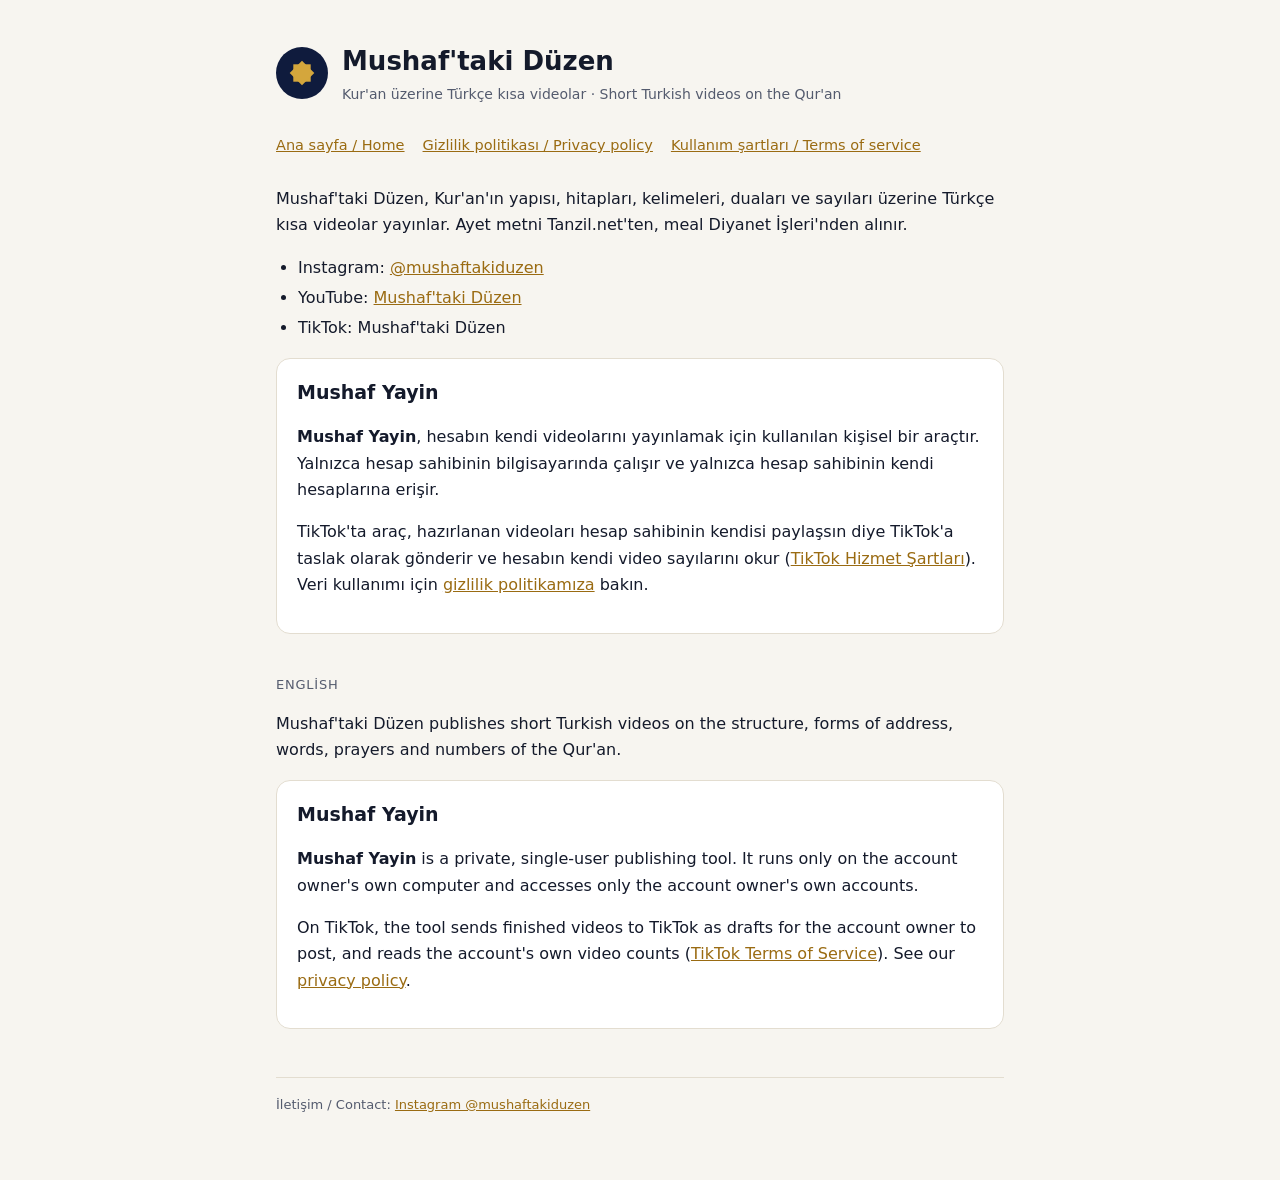
<file: index.html>
<!doctype html>
<html lang="tr">
<head>
<meta charset="utf-8">
<meta name="viewport" content="width=device-width,initial-scale=1">
<title>Mushaf'taki Düzen</title>
<meta name="description" content="Mushaf'taki Düzen: Kur'an'ın yapısı, kelimeleri ve duaları üzerine Türkçe kısa videolar. Mushaf Yayin aracı hakkında bilgi.">
<link rel="stylesheet" href="stil.css">
</head>
<body><main>
<header><div class="logo" aria-hidden="true"><svg viewBox="0 0 100 100" width="30" height="30"><rect x="21" y="21" width="58" height="58"/><rect x="21" y="21" width="58" height="58" transform="rotate(45 50 50)"/></svg></div><div><h1>Mushaf'taki Düzen</h1><p>Kur'an üzerine Türkçe kısa videolar · Short Turkish videos on the Qur'an</p></div></header>
<nav><a href="index.html">Ana sayfa / Home</a><a href="gizlilik.html">Gizlilik politikası / Privacy policy</a><a href="sartlar.html">Kullanım şartları / Terms of service</a></nav>

<p>Mushaf'taki Düzen, Kur'an'ın yapısı, hitapları, kelimeleri, duaları ve sayıları üzerine Türkçe kısa videolar yayınlar. Ayet metni Tanzil.net'ten, meal Diyanet İşleri'nden alınır.</p>
<ul>
  <li>Instagram: <a href="https://www.instagram.com/mushaftakiduzen/">@mushaftakiduzen</a></li>
  <li>YouTube: <a href="https://www.youtube.com/@mushaftakiduzen">Mushaf'taki Düzen</a></li>
  <li>TikTok: Mushaf'taki Düzen</li>
</ul>

<div class="kart">
<h2 style="margin-top:0">Mushaf Yayin</h2>
<p><b>Mushaf Yayin</b>, hesabın kendi videolarını yayınlamak için kullanılan kişisel bir araçtır. Yalnızca hesap sahibinin bilgisayarında çalışır ve yalnızca hesap sahibinin kendi hesaplarına erişir.</p>
<p>TikTok'ta araç, hazırlanan videoları hesap sahibinin kendisi paylaşsın diye TikTok'a taslak olarak gönderir ve hesabın kendi video sayılarını okur (<a href="https://www.tiktok.com/legal/terms-of-service">TikTok Hizmet Şartları</a>). Veri kullanımı için <a href="gizlilik.html">gizlilik politikamıza</a> bakın.</p>
</div>

<p class="dil">English</p>
<p>Mushaf'taki Düzen publishes short Turkish videos on the structure, forms of address, words, prayers and numbers of the Qur'an.</p>
<div class="kart">
<h2 style="margin-top:0">Mushaf Yayin</h2>
<p><b>Mushaf Yayin</b> is a private, single-user publishing tool. It runs only on the account owner's own computer and accesses only the account owner's own accounts.</p>
<p>On TikTok, the tool sends finished videos to TikTok as drafts for the account owner to post, and reads the account's own video counts (<a href="https://www.tiktok.com/legal/terms-of-service">TikTok Terms of Service</a>). See our <a href="gizlilik.html">privacy policy</a>.</p>
</div>

<footer>İletişim / Contact: <a href="https://www.instagram.com/mushaftakiduzen/">Instagram @mushaftakiduzen</a></footer>
</main></body>
</html>
</file>
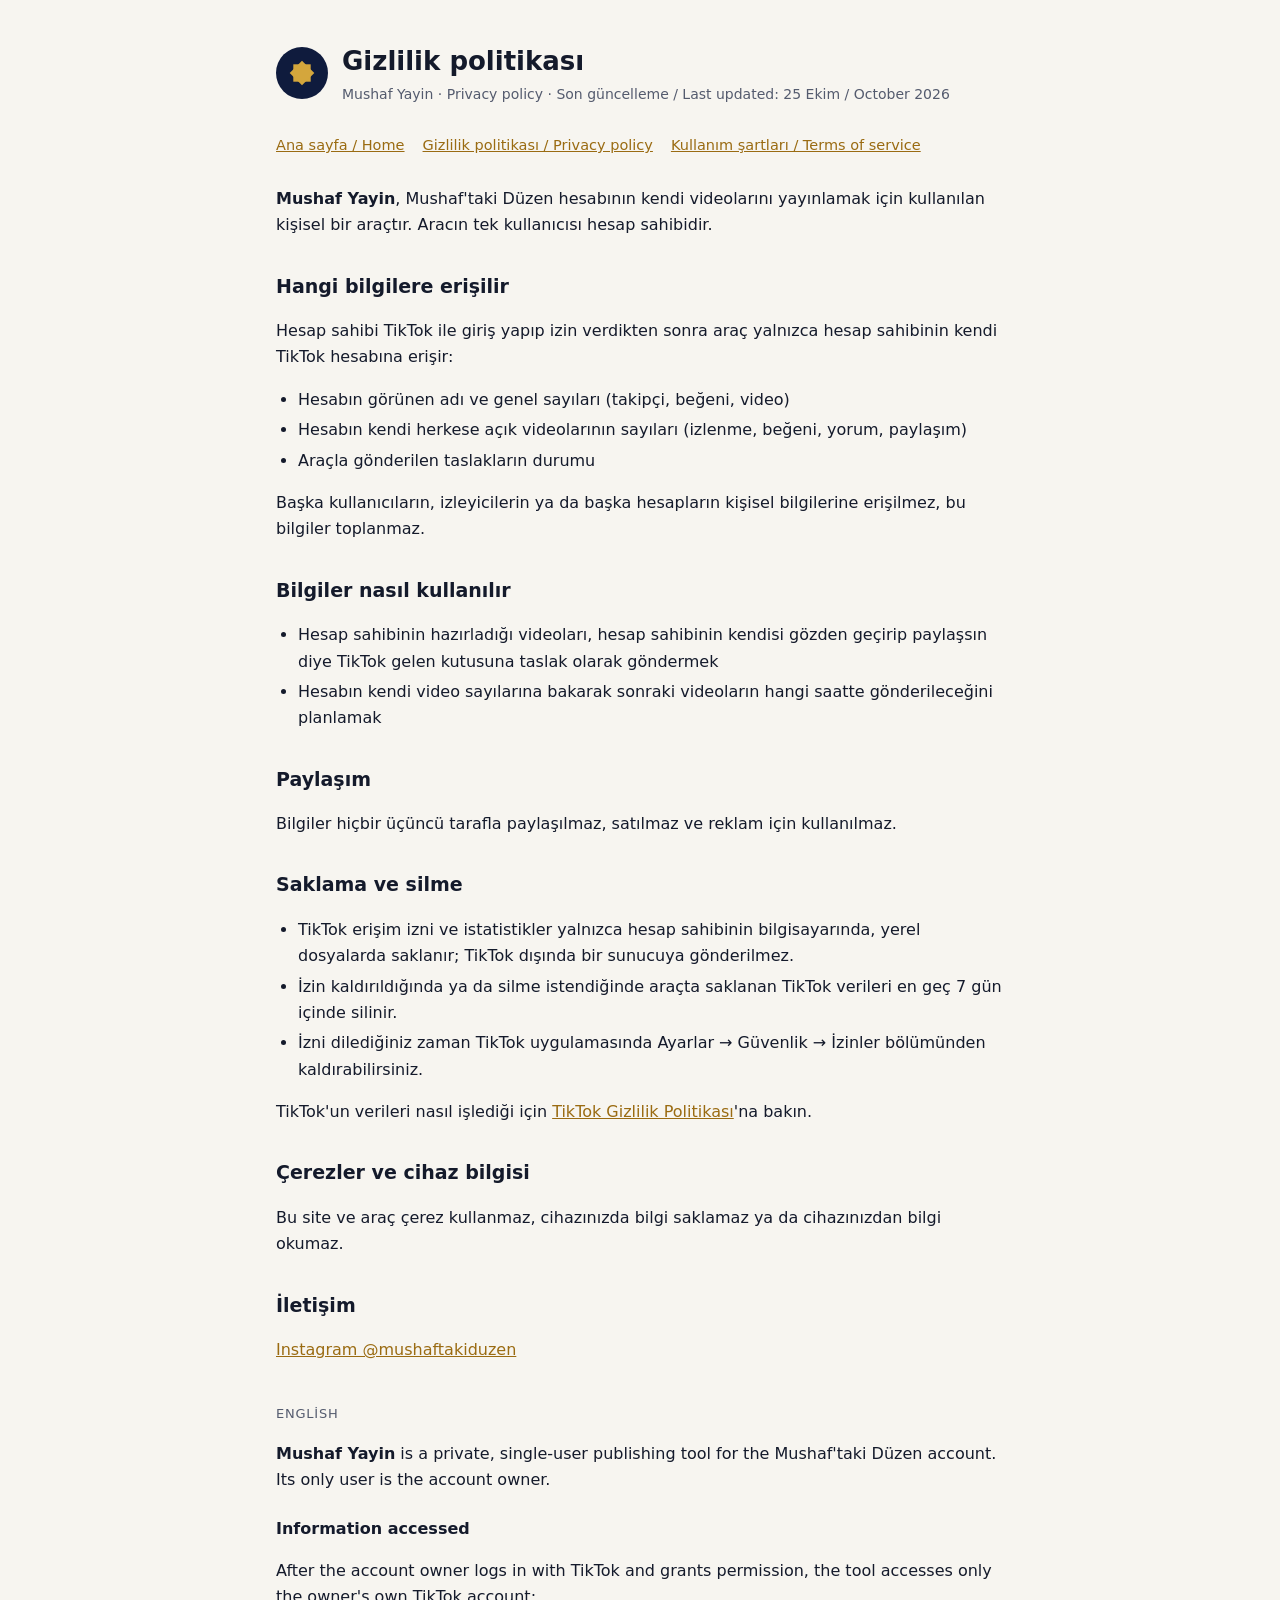
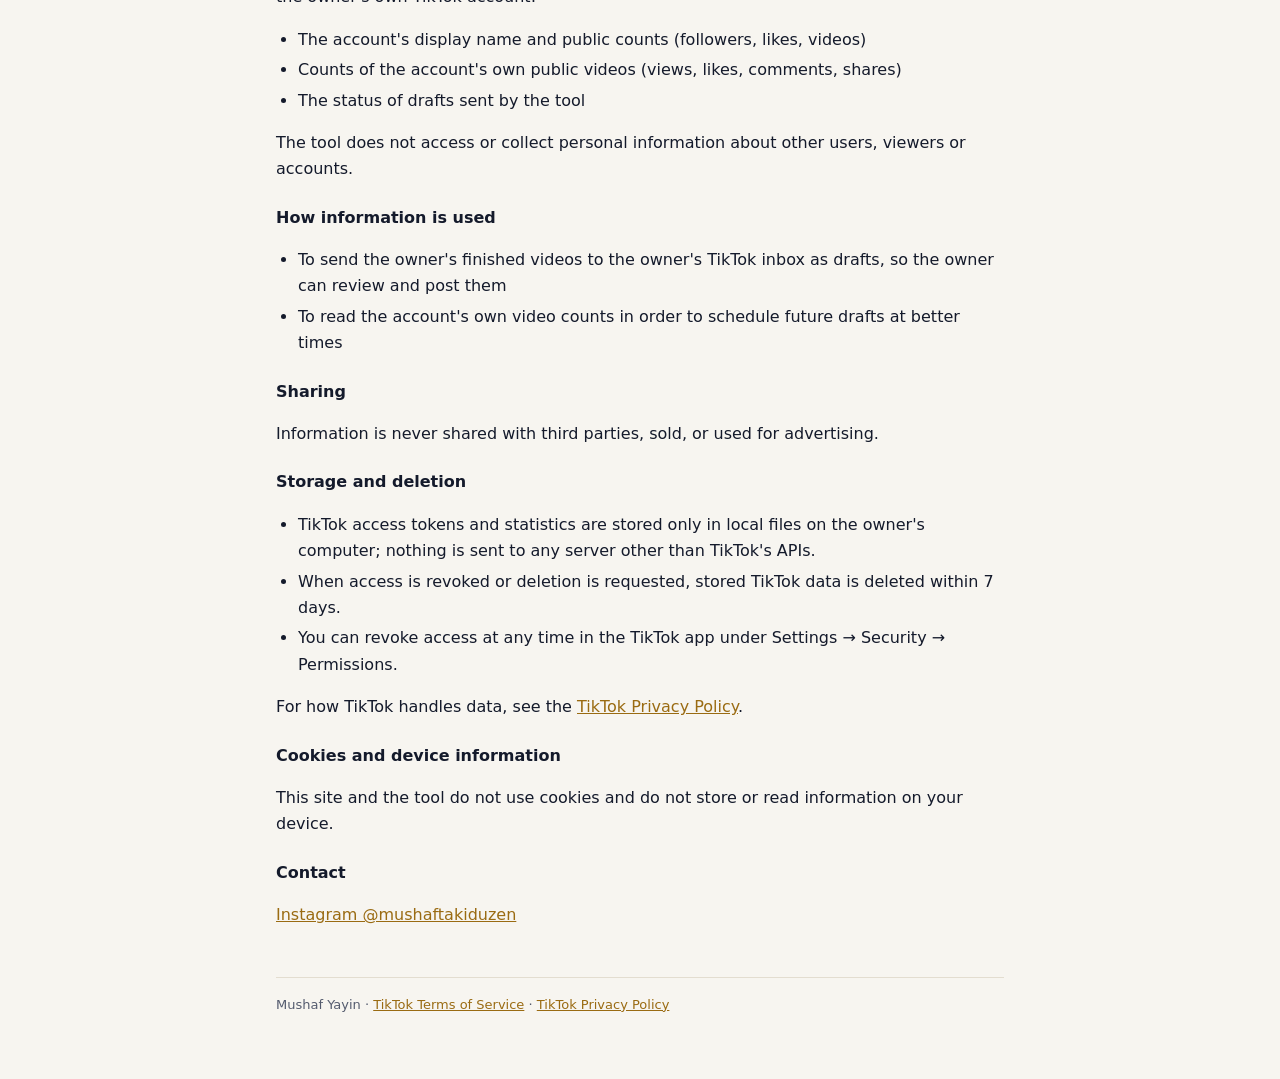
<file: gizlilik.html>
<!doctype html>
<html lang="tr">
<head>
<meta charset="utf-8">
<meta name="viewport" content="width=device-width,initial-scale=1">
<title>Gizlilik Politikası</title>
<meta name="description" content="Mushaf Yayin aracının gizlilik politikası (TikTok).">
<link rel="stylesheet" href="stil.css">
</head>
<body><main>
<header><div class="logo" aria-hidden="true"><svg viewBox="0 0 100 100" width="30" height="30"><rect x="21" y="21" width="58" height="58"/><rect x="21" y="21" width="58" height="58" transform="rotate(45 50 50)"/></svg></div><div><h1>Gizlilik politikası</h1><p>Mushaf Yayin · Privacy policy · Son güncelleme / Last updated: 25 Ekim / October 2026</p></div></header>
<nav><a href="index.html">Ana sayfa / Home</a><a href="gizlilik.html">Gizlilik politikası / Privacy policy</a><a href="sartlar.html">Kullanım şartları / Terms of service</a></nav>

<p><b>Mushaf Yayin</b>, Mushaf'taki Düzen hesabının kendi videolarını yayınlamak için kullanılan kişisel bir araçtır. Aracın tek kullanıcısı hesap sahibidir.</p>

<h2>Hangi bilgilere erişilir</h2>
<p>Hesap sahibi TikTok ile giriş yapıp izin verdikten sonra araç yalnızca hesap sahibinin kendi TikTok hesabına erişir:</p>
<ul>
  <li>Hesabın görünen adı ve genel sayıları (takipçi, beğeni, video)</li>
  <li>Hesabın kendi herkese açık videolarının sayıları (izlenme, beğeni, yorum, paylaşım)</li>
  <li>Araçla gönderilen taslakların durumu</li>
</ul>
<p>Başka kullanıcıların, izleyicilerin ya da başka hesapların kişisel bilgilerine erişilmez, bu bilgiler toplanmaz.</p>

<h2>Bilgiler nasıl kullanılır</h2>
<ul>
  <li>Hesap sahibinin hazırladığı videoları, hesap sahibinin kendisi gözden geçirip paylaşsın diye TikTok gelen kutusuna taslak olarak göndermek</li>
  <li>Hesabın kendi video sayılarına bakarak sonraki videoların hangi saatte gönderileceğini planlamak</li>
</ul>

<h2>Paylaşım</h2>
<p>Bilgiler hiçbir üçüncü tarafla paylaşılmaz, satılmaz ve reklam için kullanılmaz.</p>

<h2>Saklama ve silme</h2>
<ul>
  <li>TikTok erişim izni ve istatistikler yalnızca hesap sahibinin bilgisayarında, yerel dosyalarda saklanır; TikTok dışında bir sunucuya gönderilmez.</li>
  <li>İzin kaldırıldığında ya da silme istendiğinde araçta saklanan TikTok verileri en geç 7 gün içinde silinir.</li>
  <li>İzni dilediğiniz zaman TikTok uygulamasında Ayarlar → Güvenlik → İzinler bölümünden kaldırabilirsiniz.</li>
</ul>
<p>TikTok'un verileri nasıl işlediği için <a href="https://www.tiktok.com/legal/privacy-policy">TikTok Gizlilik Politikası</a>'na bakın.</p>

<h2>Çerezler ve cihaz bilgisi</h2>
<p>Bu site ve araç çerez kullanmaz, cihazınızda bilgi saklamaz ya da cihazınızdan bilgi okumaz.</p>

<h2>İletişim</h2>
<p><a href="https://www.instagram.com/mushaftakiduzen/">Instagram @mushaftakiduzen</a></p>

<p class="dil">English</p>
<p><b>Mushaf Yayin</b> is a private, single-user publishing tool for the Mushaf'taki Düzen account. Its only user is the account owner.</p>

<h3>Information accessed</h3>
<p>After the account owner logs in with TikTok and grants permission, the tool accesses only the owner's own TikTok account:</p>
<ul>
  <li>The account's display name and public counts (followers, likes, videos)</li>
  <li>Counts of the account's own public videos (views, likes, comments, shares)</li>
  <li>The status of drafts sent by the tool</li>
</ul>
<p>The tool does not access or collect personal information about other users, viewers or accounts.</p>

<h3>How information is used</h3>
<ul>
  <li>To send the owner's finished videos to the owner's TikTok inbox as drafts, so the owner can review and post them</li>
  <li>To read the account's own video counts in order to schedule future drafts at better times</li>
</ul>

<h3>Sharing</h3>
<p>Information is never shared with third parties, sold, or used for advertising.</p>

<h3>Storage and deletion</h3>
<ul>
  <li>TikTok access tokens and statistics are stored only in local files on the owner's computer; nothing is sent to any server other than TikTok's APIs.</li>
  <li>When access is revoked or deletion is requested, stored TikTok data is deleted within 7 days.</li>
  <li>You can revoke access at any time in the TikTok app under Settings → Security → Permissions.</li>
</ul>
<p>For how TikTok handles data, see the <a href="https://www.tiktok.com/legal/privacy-policy">TikTok Privacy Policy</a>.</p>

<h3>Cookies and device information</h3>
<p>This site and the tool do not use cookies and do not store or read information on your device.</p>

<h3>Contact</h3>
<p><a href="https://www.instagram.com/mushaftakiduzen/">Instagram @mushaftakiduzen</a></p>

<footer>Mushaf Yayin · <a href="https://www.tiktok.com/legal/terms-of-service">TikTok Terms of Service</a> · <a href="https://www.tiktok.com/legal/privacy-policy">TikTok Privacy Policy</a></footer>
</main></body>
</html>
</file>
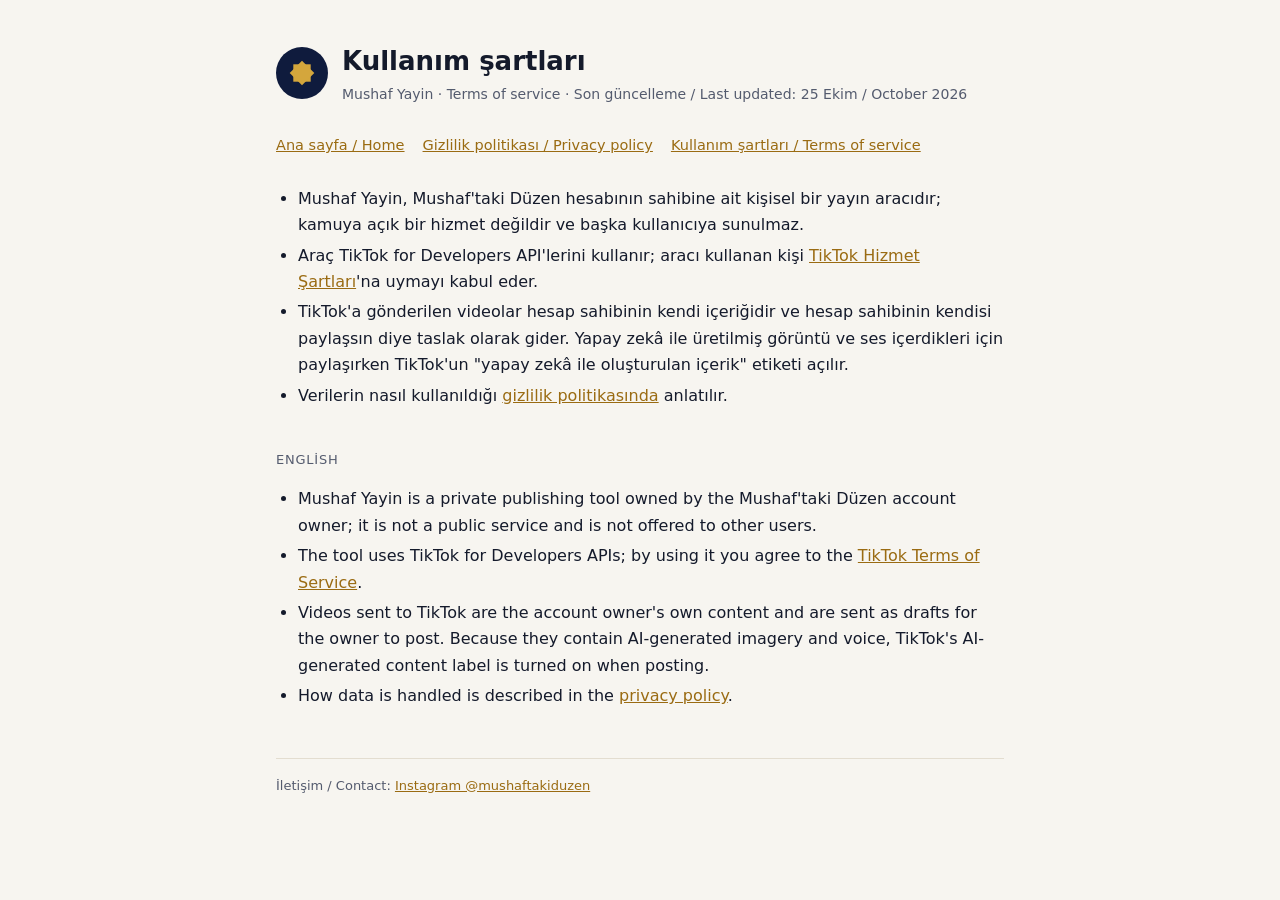
<file: sartlar.html>
<!doctype html>
<html lang="tr">
<head>
<meta charset="utf-8">
<meta name="viewport" content="width=device-width,initial-scale=1">
<title>Kullanım Şartları</title>
<meta name="description" content="Mushaf Yayin aracının kullanım şartları.">
<link rel="stylesheet" href="stil.css">
</head>
<body><main>
<header><div class="logo" aria-hidden="true"><svg viewBox="0 0 100 100" width="30" height="30"><rect x="21" y="21" width="58" height="58"/><rect x="21" y="21" width="58" height="58" transform="rotate(45 50 50)"/></svg></div><div><h1>Kullanım şartları</h1><p>Mushaf Yayin · Terms of service · Son güncelleme / Last updated: 25 Ekim / October 2026</p></div></header>
<nav><a href="index.html">Ana sayfa / Home</a><a href="gizlilik.html">Gizlilik politikası / Privacy policy</a><a href="sartlar.html">Kullanım şartları / Terms of service</a></nav>

<ul>
  <li>Mushaf Yayin, Mushaf'taki Düzen hesabının sahibine ait kişisel bir yayın aracıdır; kamuya açık bir hizmet değildir ve başka kullanıcıya sunulmaz.</li>
  <li>Araç TikTok for Developers API'lerini kullanır; aracı kullanan kişi <a href="https://www.tiktok.com/legal/terms-of-service">TikTok Hizmet Şartları</a>'na uymayı kabul eder.</li>
  <li>TikTok'a gönderilen videolar hesap sahibinin kendi içeriğidir ve hesap sahibinin kendisi paylaşsın diye taslak olarak gider. Yapay zekâ ile üretilmiş görüntü ve ses içerdikleri için paylaşırken TikTok'un "yapay zekâ ile oluşturulan içerik" etiketi açılır.</li>
  <li>Verilerin nasıl kullanıldığı <a href="gizlilik.html">gizlilik politikasında</a> anlatılır.</li>
</ul>

<p class="dil">English</p>
<ul>
  <li>Mushaf Yayin is a private publishing tool owned by the Mushaf'taki Düzen account owner; it is not a public service and is not offered to other users.</li>
  <li>The tool uses TikTok for Developers APIs; by using it you agree to the <a href="https://www.tiktok.com/legal/terms-of-service">TikTok Terms of Service</a>.</li>
  <li>Videos sent to TikTok are the account owner's own content and are sent as drafts for the owner to post. Because they contain AI-generated imagery and voice, TikTok's AI-generated content label is turned on when posting.</li>
  <li>How data is handled is described in the <a href="gizlilik.html">privacy policy</a>.</li>
</ul>

<footer>İletişim / Contact: <a href="https://www.instagram.com/mushaftakiduzen/">Instagram @mushaftakiduzen</a></footer>
</main></body>
</html>
</file>
<file: stil.css>
:root{color-scheme:light;--zemin:#f7f5f0;--yuzey:#ffffff;--yazi:#141a2b;--yazi2:#545b6e;--vurgu:#9a6b12;--logo:#0f1b3d;--altin:#d4a63c;--cizgi:#e3ddd0}
@media (prefers-color-scheme:dark){:root:not([data-theme="light"]){color-scheme:dark;--zemin:#0b1226;--yuzey:#121b36;--yazi:#eef0f6;--yazi2:#b3b9cc;--vurgu:#e0b552;--logo:#1a2a57;--altin:#e0b552;--cizgi:#26335a}}
:root[data-theme="dark"]{color-scheme:dark;--zemin:#0b1226;--yuzey:#121b36;--yazi:#eef0f6;--yazi2:#b3b9cc;--vurgu:#e0b552;--logo:#1a2a57;--altin:#e0b552;--cizgi:#26335a}
*{box-sizing:border-box}
body{margin:0;background:var(--zemin);color:var(--yazi);font:16px/1.65 system-ui,-apple-system,"Segoe UI",sans-serif}
main{max-width:760px;margin:0 auto;padding:40px 16px 64px}
header{display:flex;align-items:center;gap:14px;margin-bottom:28px}
header .logo{width:52px;height:52px;border-radius:50%;background:var(--logo);display:grid;place-items:center;flex:none}
header .logo svg{width:30px;height:30px;fill:var(--altin)}
header h1{margin:0;font-size:26px}header p{margin:0;color:var(--yazi2);font-size:14px}
nav{display:flex;flex-wrap:wrap;gap:8px 18px;margin:0 0 28px;font-size:14.5px}
a{color:var(--vurgu)}
h2{font-size:19px;margin:32px 0 8px}h3{font-size:16px;margin:22px 0 6px}
.kart{background:var(--yuzey);border:1px solid var(--cizgi);border-radius:14px;padding:18px 20px;margin:16px 0}
.dil{color:var(--yazi2);font-size:13px;text-transform:uppercase;letter-spacing:.06em;margin-top:40px}
ul{padding-left:22px}li{margin:4px 0}
footer{margin-top:48px;color:var(--yazi2);font-size:13px;border-top:1px solid var(--cizgi);padding-top:16px}
</file>
